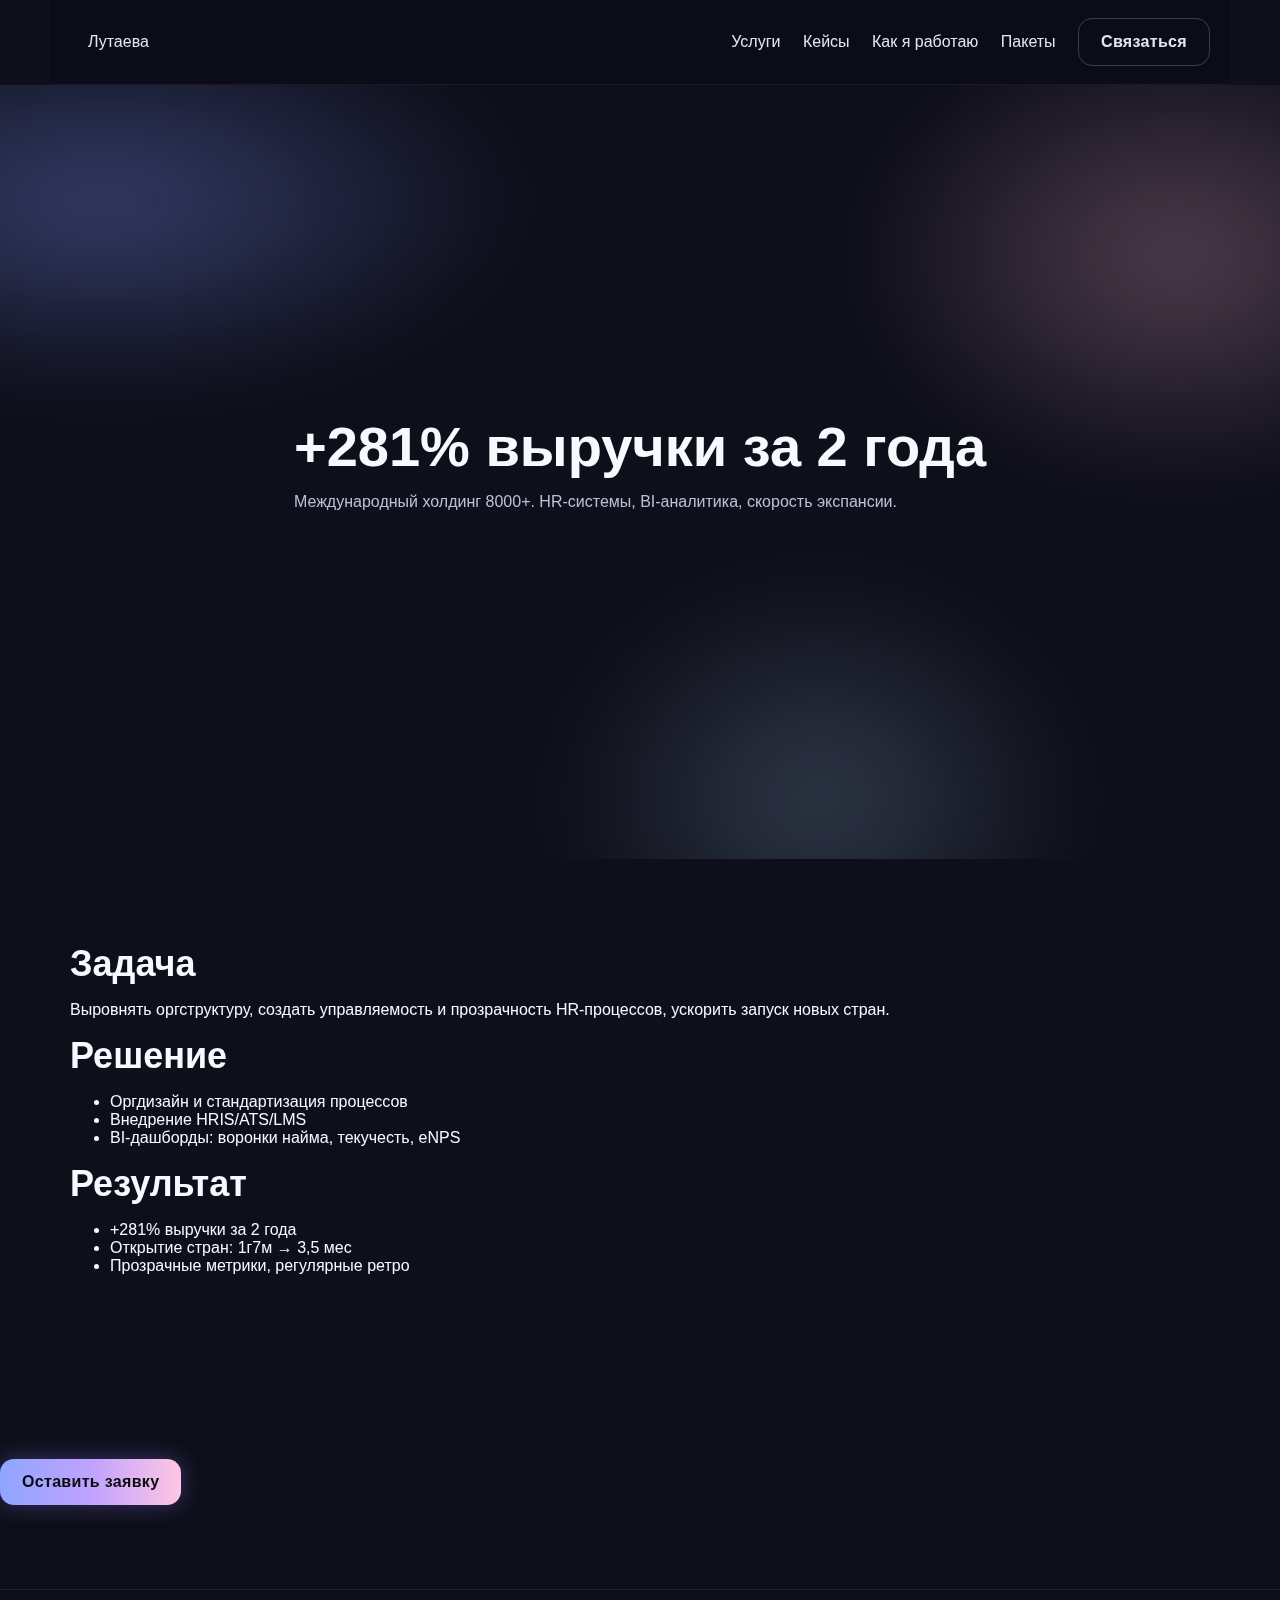
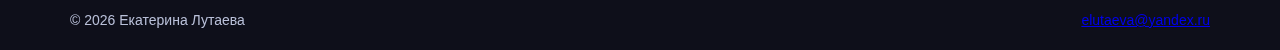
<file: case1.html>
<!DOCTYPE html>
<html lang="ru">
<head>
  <meta charset="utf-8" />
  <meta name="viewport" content="width=device-width, initial-scale=1" />
  <title>Рост выручки на 281% — кейс | Екатерина Лутаева</title>
  <meta name="description" content="+281% выручки за 2 года; ускорение запуска стран; BI-аналитика и HR-системы." />
  <link rel="stylesheet" href="../style.css" />
  <link rel="icon" href="../favicon.png" type="image/png">
</head>
<body>
  <div id="scrollbar"></div>
  <header class="container nav">
    <div class="brand"><a href="../index.html" class="brand-link">Лутаева</a></div>
    <nav aria-label="Навигация">
      <a href="../index.html#services">Услуги</a>
      <a href="../index.html#cases">Кейсы</a>
      <a href="../index.html#process">Как я работаю</a>
      <a href="../index.html#packages">Пакеты</a>
      <a href="../index.html#contact" class="btn btn-ghost">Связаться</a>
    </nav>
  </header>
  <main>

    <section class="section hero case-hero">
      <div class="container">
        <h1 class="center">+281% выручки за 2 года</h1>
        <p class="lead center">Международный холдинг 8000+. HR-системы, BI-аналитика, скорость экспансии.</p>
      </div>
      <div class="neuro-bg" aria-hidden="true"></div>
    </section>

    <section class="section">
      <div class="container">
        <h2>Задача</h2>
        <p>Выровнять оргструктуру, создать управляемость и прозрачность HR-процессов, ускорить запуск новых стран.</p>
        <h2>Решение</h2>
        <ul class="bullets">
          <li>Оргдизайн и стандартизация процессов</li>
          <li>Внедрение HRIS/ATS/LMS</li>
          <li>BI-дашборды: воронки найма, текучесть, eNPS</li>
        </ul>
        <h2>Результат</h2>
        <ul class="bullets">
          <li>+281% выручки за 2 года</li>
          <li>Открытие стран: 1г7м → 3,5 мес</li>
          <li>Прозрачные метрики, регулярные ретро</li>
        </ul>
      </div>
    </section>

    <section class="section center">
      <a href="../index.html#contact" class="btn btn-cta">Оставить заявку</a>
    </section>
  </main>
  <footer class="footer">
    <div class="container">
      <div>© <span id="year"></span> Екатерина Лутаева</div>
      <div class="links">
        <a href="mailto:elutaeva@yandex.ru">elutaeva@yandex.ru</a>
      </div>
    </div>
  </footer>
  <script src="../script.js"></script>
</body>
</html>
</file>
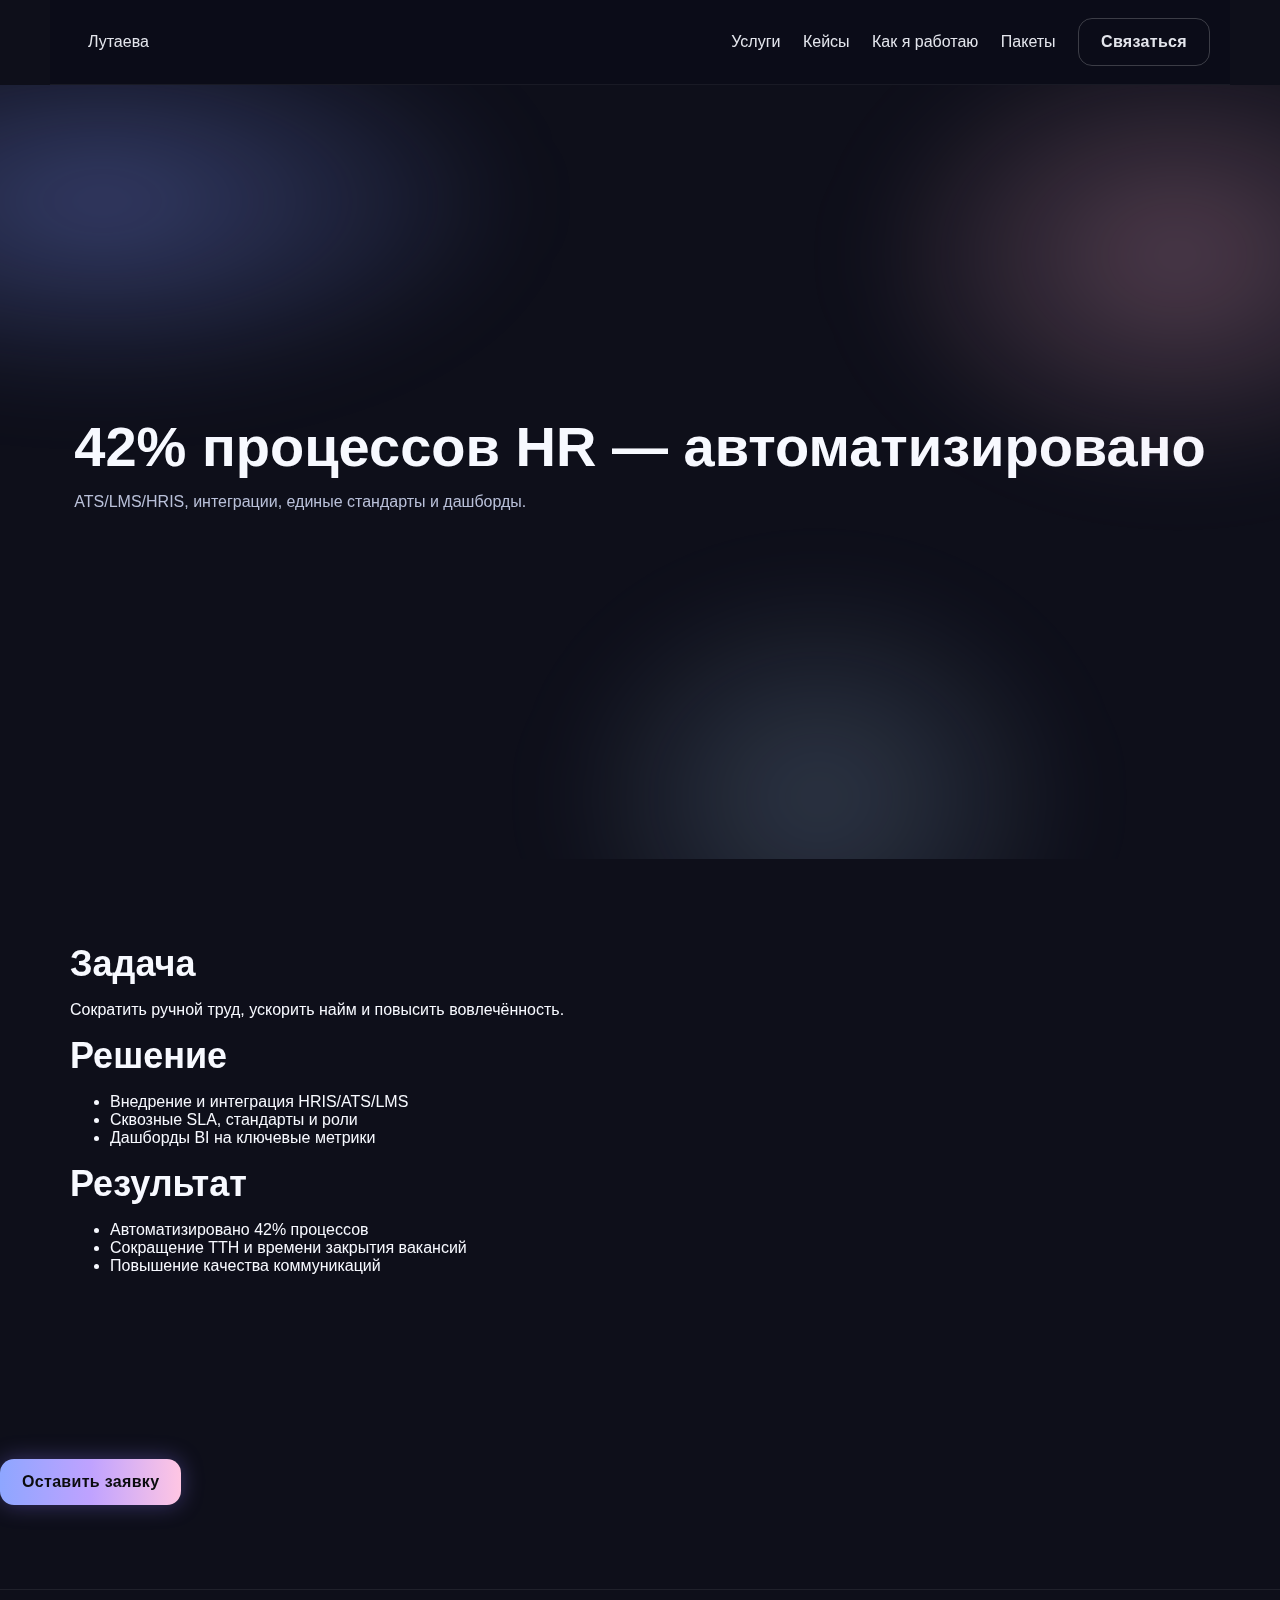
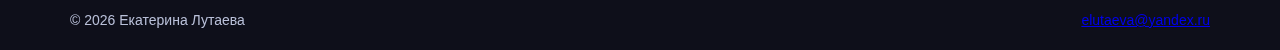
<file: case2.html>
<!DOCTYPE html>
<html lang="ru">
<head>
  <meta charset="utf-8" />
  <meta name="viewport" content="width=device-width, initial-scale=1" />
  <title>Автоматизация HR на 42% — кейс | Екатерина Лутаева</title>
  <meta name="description" content="Автоматизация HR-процессов на 42%; HRIS/ATS/LMS; дашборды BI." />
  <link rel="stylesheet" href="../style.css" />
  <link rel="icon" href="../favicon.png" type="image/png">
</head>
<body>
  <div id="scrollbar"></div>
  <header class="container nav">
    <div class="brand"><a href="../index.html" class="brand-link">Лутаева</a></div>
    <nav aria-label="Навигация">
      <a href="../index.html#services">Услуги</a>
      <a href="../index.html#cases">Кейсы</a>
      <a href="../index.html#process">Как я работаю</a>
      <a href="../index.html#packages">Пакеты</a>
      <a href="../index.html#contact" class="btn btn-ghost">Связаться</a>
    </nav>
  </header>
  <main>

    <section class="section hero case-hero">
      <div class="container">
        <h1 class="center">42% процессов HR — автоматизировано</h1>
        <p class="lead center">ATS/LMS/HRIS, интеграции, единые стандарты и дашборды.</p>
      </div>
      <div class="neuro-bg" aria-hidden="true"></div>
    </section>

    <section class="section">
      <div class="container">
        <h2>Задача</h2>
        <p>Сократить ручной труд, ускорить найм и повысить вовлечённость.</p>
        <h2>Решение</h2>
        <ul class="bullets">
          <li>Внедрение и интеграция HRIS/ATS/LMS</li>
          <li>Сквозные SLA, стандарты и роли</li>
          <li>Дашборды BI на ключевые метрики</li>
        </ul>
        <h2>Результат</h2>
        <ul class="bullets">
          <li>Автоматизировано 42% процессов</li>
          <li>Сокращение TTH и времени закрытия вакансий</li>
          <li>Повышение качества коммуникаций</li>
        </ul>
      </div>
    </section>

    <section class="section center">
      <a href="../index.html#contact" class="btn btn-cta">Оставить заявку</a>
    </section>
  </main>
  <footer class="footer">
    <div class="container">
      <div>© <span id="year"></span> Екатерина Лутаева</div>
      <div class="links">
        <a href="mailto:elutaeva@yandex.ru">elutaeva@yandex.ru</a>
      </div>
    </div>
  </footer>
  <script src="../script.js"></script>
</body>
</html>
</file>
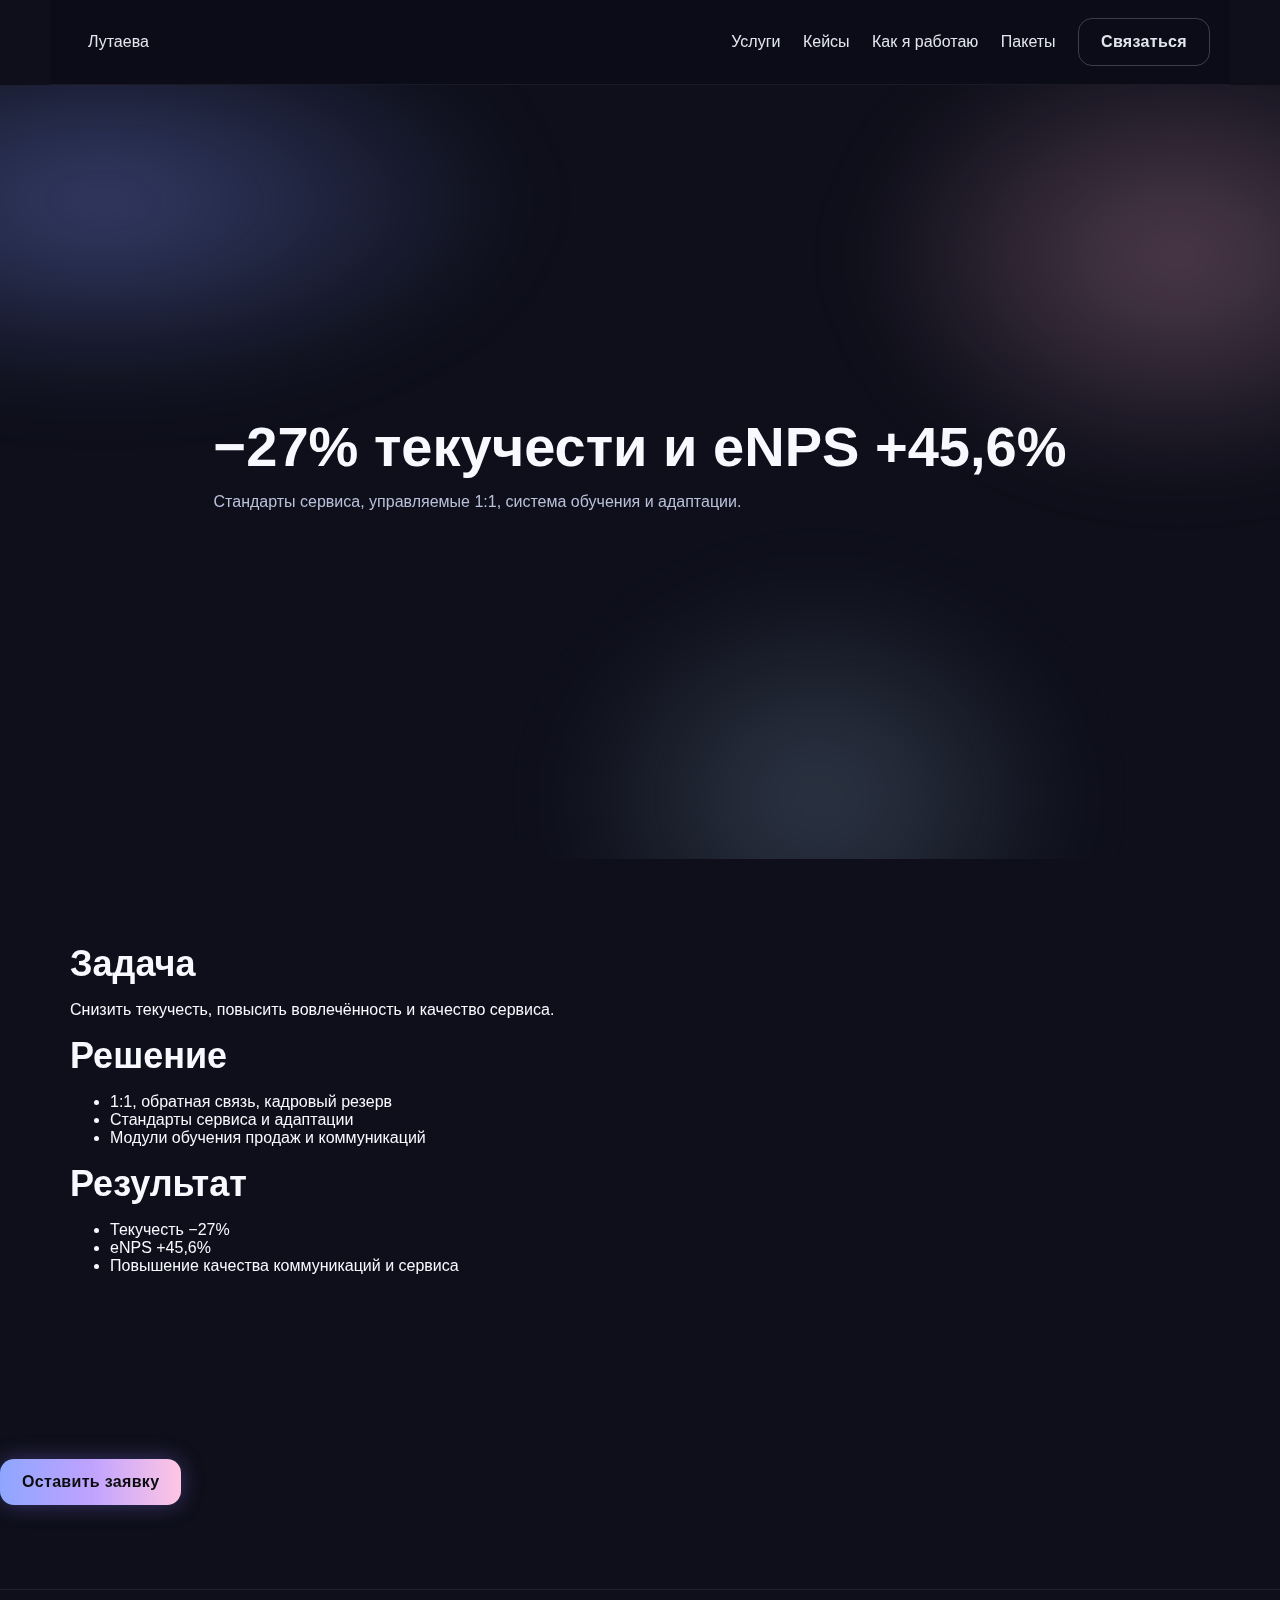
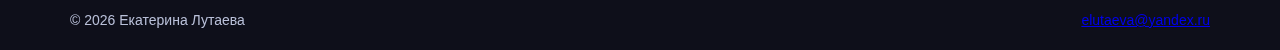
<file: case3.html>
<!DOCTYPE html>
<html lang="ru">
<head>
  <meta charset="utf-8" />
  <meta name="viewport" content="width=device-width, initial-scale=1" />
  <title>Снижение текучести и рост eNPS — кейс | Екатерина Лутаева</title>
  <meta name="description" content="Текучесть −27% и eNPS +45,6%: стандарты сервиса, 1:1, обучение." />
  <link rel="stylesheet" href="../style.css" />
  <link rel="icon" href="../favicon.png" type="image/png">
</head>
<body>
  <div id="scrollbar"></div>
  <header class="container nav">
    <div class="brand"><a href="../index.html" class="brand-link">Лутаева</a></div>
    <nav aria-label="Навигация">
      <a href="../index.html#services">Услуги</a>
      <a href="../index.html#cases">Кейсы</a>
      <a href="../index.html#process">Как я работаю</a>
      <a href="../index.html#packages">Пакеты</a>
      <a href="../index.html#contact" class="btn btn-ghost">Связаться</a>
    </nav>
  </header>
  <main>

    <section class="section hero case-hero">
      <div class="container">
        <h1 class="center">−27% текучести и eNPS +45,6%</h1>
        <p class="lead center">Стандарты сервиса, управляемые 1:1, система обучения и адаптации.</p>
      </div>
      <div class="neuro-bg" aria-hidden="true"></div>
    </section>

    <section class="section">
      <div class="container">
        <h2>Задача</h2>
        <p>Снизить текучесть, повысить вовлечённость и качество сервиса.</p>
        <h2>Решение</h2>
        <ul class="bullets">
          <li>1:1, обратная связь, кадровый резерв</li>
          <li>Стандарты сервиса и адаптации</li>
          <li>Модули обучения продаж и коммуникаций</li>
        </ul>
        <h2>Результат</h2>
        <ul class="bullets">
          <li>Текучесть −27%</li>
          <li>eNPS +45,6%</li>
          <li>Повышение качества коммуникаций и сервиса</li>
        </ul>
      </div>
    </section>

    <section class="section center">
      <a href="../index.html#contact" class="btn btn-cta">Оставить заявку</a>
    </section>
  </main>
  <footer class="footer">
    <div class="container">
      <div>© <span id="year"></span> Екатерина Лутаева</div>
      <div class="links">
        <a href="mailto:elutaeva@yandex.ru">elutaeva@yandex.ru</a>
      </div>
    </div>
  </footer>
  <script src="../script.js"></script>
</body>
</html>
</file>
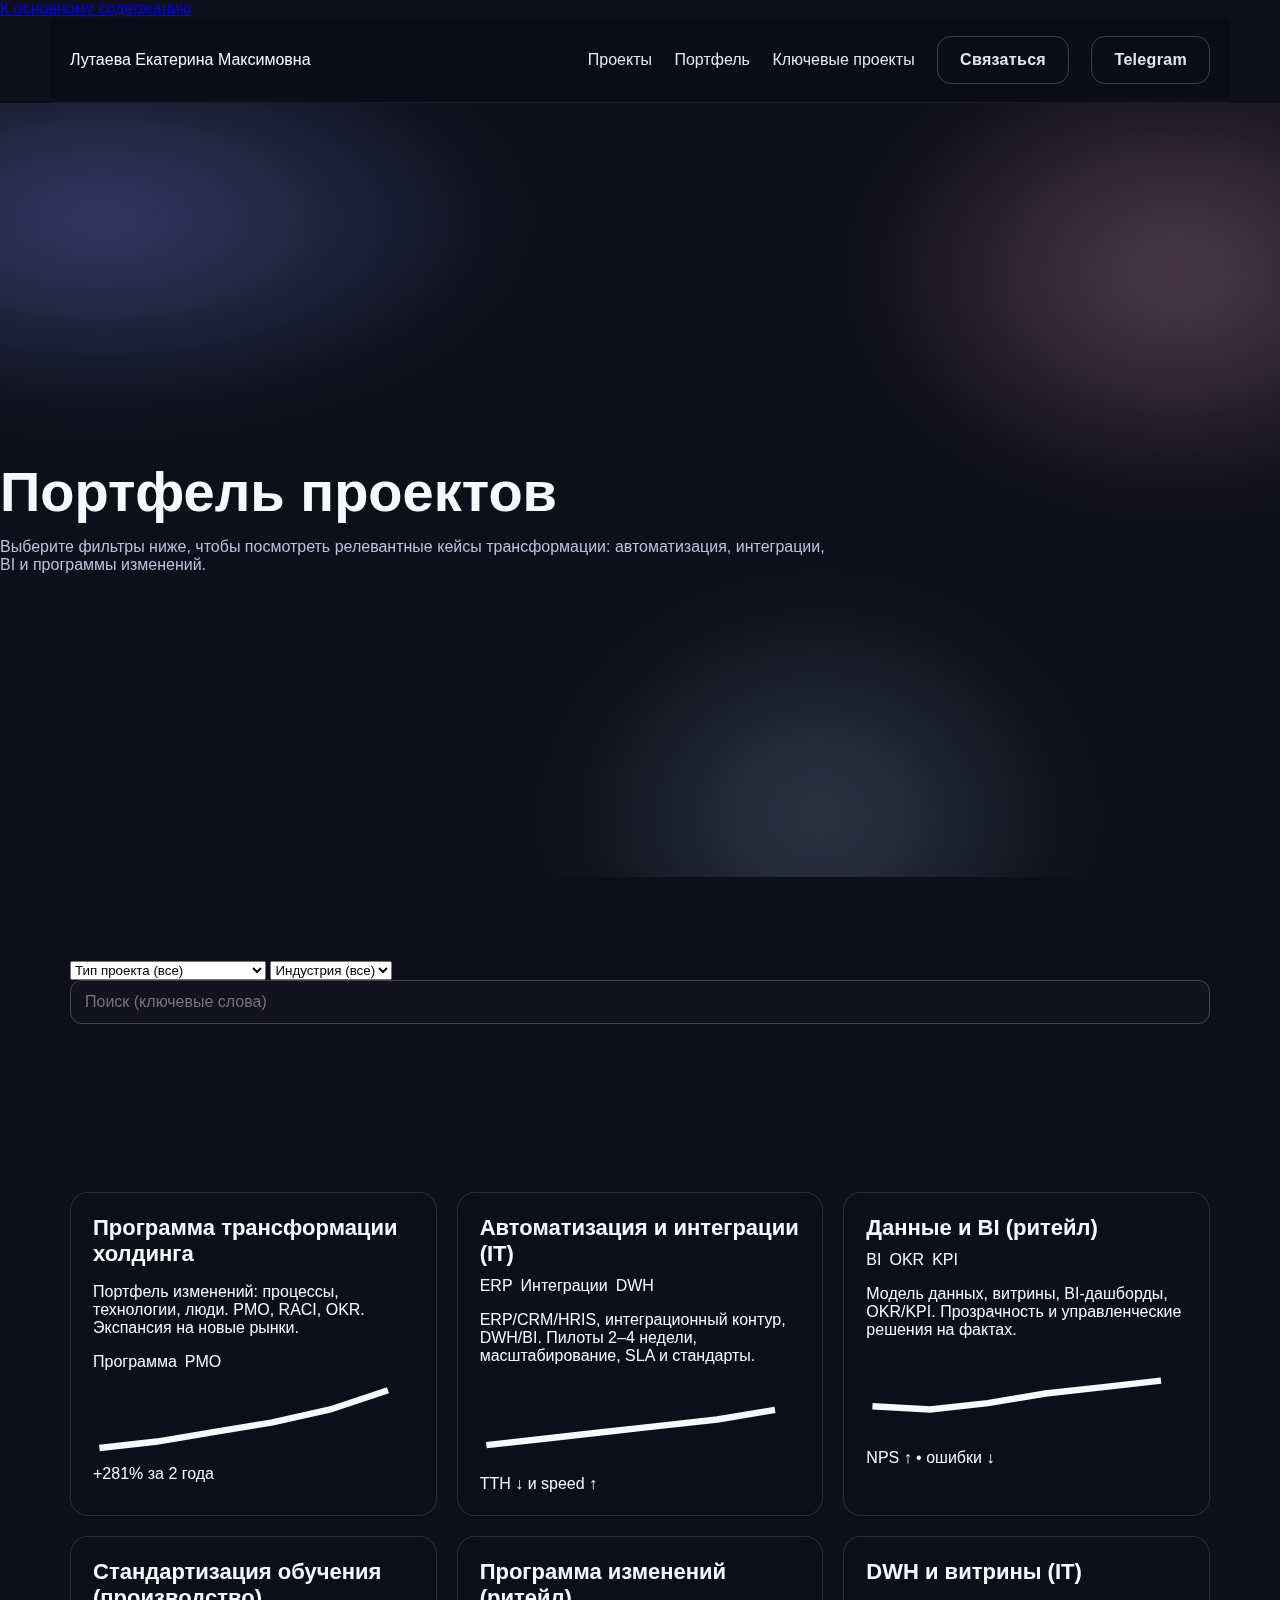
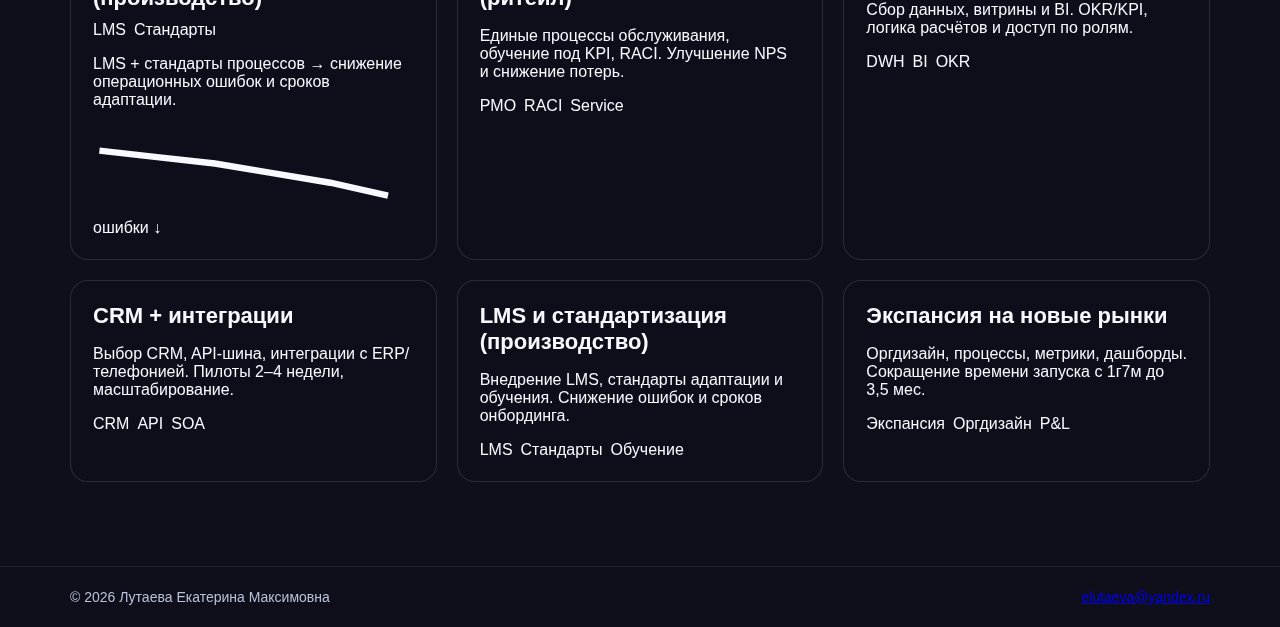
<file: portfolio.html>
<!DOCTYPE html>
<html lang="ru">
<head>
  <meta charset="utf-8" />
  <meta name="viewport" content="width=device-width, initial-scale=1" />
  <title>Портфель проектов — Лутаева Екатерина Максимовна</title>
  <meta name="description" content="Портфель проектов трансформации: автоматизация, интеграции, BI-аналитика, программы изменений. Отбор по типу проекта и индустрии.">
  <link rel="stylesheet" href="style.css" />
  <link rel="icon" href="favicon.png" type="image/png">
</head>
<body>
  <a class="skip-link" href="#main">К основному содержанию</a>
  <div id="scrollbar"></div>
  <header class="container nav">
    <div class="brand">Лутаева Екатерина Максимовна</div>
    <nav aria-label="Основная навигация">
      <a href="index.html#services">Проекты</a>
      <a href="portfolio.html">Портфель</a>
      <a href="index.html#cases">Ключевые проекты</a>
      <a href="index.html#contact" class="btn btn-ghost">Связаться</a>
      <a href="https://t.me/Ekaterina_Lutaeva" target="_blank" rel="noopener" class="btn btn-ghost">Telegram</a>
    </nav>
  </header>

  <main id="main">
    <section class="section hero center" aria-label="Портфель">
      <div class="hero-content">
        <h1>Портфель проектов</h1>
        <p class="lead">Выберите фильтры ниже, чтобы посмотреть релевантные кейсы трансформации: автоматизация, интеграции, BI и программы изменений.</p>
      </div>
      <div class="neuro-bg" aria-hidden="true"></div>
    </section>

    <section class="section" id="filters">
      <div class="container">
        <div class="filters">
          <select id="fType" aria-label="Тип проекта">
            <option value="">Тип проекта (все)</option>
            <option value="transformation">Программа трансформации</option>
            <option value="automation">Автоматизация/интеграции</option>
            <option value="analytics">Данные/BI</option>
          </select>
          <select id="fIndustry" aria-label="Индустрия">
            <option value="">Индустрия (все)</option>
            <option value="it">IT</option>
            <option value="production">Производство</option>
            <option value="retail">Ритейл</option>
            <option value="multi">Мульти‑страна</option>
          </select>
          <input id="fSearch" placeholder="Поиск (ключевые слова)" aria-label="Поиск">
        </div>
      </div>
    </section>

    <section class="section" id="portfolio-list">
      <div class="container">
        <div class="grid cards">
          <!-- Item 1 -->
          <article class="card portfolio-item" data-type="transformation" data-industry="multi" data-text="программа трансформации экспансия страны pmo okr p&l">
            <h3>Программа трансформации холдинга</h3>
            <p>Портфель изменений: процессы, технологии, люди. PMO, RACI, OKR. Экспансия на новые рынки.</p>
            <div class="tags"><span class="tag">Программа</span><span class="tag">PMO</span></div>
            <div class="mini-chart">
              <svg viewBox="0 0 100 28" preserveAspectRatio="none" role="img" aria-label="+281% выручки за 2 года">
                <polyline fill="none" stroke="currentColor" stroke-width="2" points="2,24 20,22 38,19 56,16 74,12 92,6"/>
              </svg>
              <span class="label">+281% за 2 года</span>
            </div>
          </article>

          <!-- Item 2 -->
          <article class="card portfolio-item" data-type="automation" data-industry="it" data-text="erp crm hris интеграции dwh bi пилоты стандарты sla">
            <h3>Автоматизация и интеграции (IT)</h3>
            <div class="tags"><span class="tag">ERP</span><span class="tag">Интеграции</span><span class="tag">DWH</span></div>
            <p>ERP/CRM/HRIS, интеграционный контур, DWH/BI. Пилоты 2–4 недели, масштабирование, SLA и стандарты.</p>
            <div class="mini-chart">
              <svg viewBox="0 0 100 28" preserveAspectRatio="none" role="img" aria-label="Сокращение TTH и времени cikles">
                <polyline fill="none" stroke="currentColor" stroke-width="2" points="2,20 20,18 38,16 56,14 74,12 92,9"/>
              </svg>
              <span class="label">TTH ↓ и speed ↑</span>
            </div>
          </article>

          <!-- Item 3 -->
          <article class="card portfolio-item" data-type="analytics" data-industry="retail" data-text="данные bi витрины okr kpi ретро p&l">
            <h3>Данные и BI (ритейл)</h3>
            <div class="tags"><span class="tag">BI</span><span class="tag">OKR</span><span class="tag">KPI</span></div>
            <p>Модель данных, витрины, BI-дашборды, OKR/KPI. Прозрачность и управленческие решения на фактах.</p>
            <div class="mini-chart">
              <svg viewBox="0 0 100 28" preserveAspectRatio="none" role="img" aria-label="Рост NPS и управляемость">
                <polyline fill="none" stroke="currentColor" stroke-width="2" points="2,16 20,17 38,15 56,12 74,10 92,8"/>
              </svg>
              <span class="label">NPS ↑ • ошибки ↓</span>
            </div>
          </article>

          <!-- Item 4 -->
          <article class="card portfolio-item" data-type="automation" data-industry="production" data-text="lms стандартизация обучения операционные ошибки снижение потерь">
            <h3>Стандартизация обучения (производство)</h3>
            <div class="tags"><span class="tag">LMS</span><span class="tag">Стандарты</span></div>
            <p>LMS + стандарты процессов → снижение операционных ошибок и сроков адаптации.</p>
            <div class="mini-chart">
              <svg viewBox="0 0 100 28" preserveAspectRatio="none" role="img" aria-label="Снижение ошибок">
                <polyline fill="none" stroke="currentColor" stroke-width="2" points="2,8 20,10 38,12 56,15 74,18 92,22"/>
              </svg>
              <span class="label">ошибки ↓</span>
            </div>
          </article>
        
          <!-- Item 5 -->
          <article class="card portfolio-item" data-type="transformation" data-industry="retail" data-text="программа изменений pmo стандарты сервис">
            <h3>Программа изменений (ритейл)</h3>
            <p>Единые процессы обслуживания, обучение под KPI, RACI. Улучшение NPS и снижение потерь.</p>
            <div class="tags"><span class="tag">PMO</span><span class="tag">RACI</span><span class="tag">Service</span></div>
          </article>
          <!-- Item 6 -->
          <article class="card portfolio-item" data-type="analytics" data-industry="it" data-text="dwh витрины sql bi okr kpi">
            <h3>DWH и витрины (IT)</h3>
            <p>Сбор данных, витрины и BI. OKR/KPI, логика расчётов и доступ по ролям.</p>
            <div class="tags"><span class="tag">DWH</span><span class="tag">BI</span><span class="tag">OKR</span></div>
          </article>
          <!-- Item 7 -->
          <article class="card portfolio-item" data-type="automation" data-industry="multi" data-text="crm интеграции api bus soa">
            <h3>CRM + интеграции</h3>
            <p>Выбор CRM, API-шина, интеграции с ERP/телефонией. Пилоты 2–4 недели, масштабирование.</p>
            <div class="tags"><span class="tag">CRM</span><span class="tag">API</span><span class="tag">SOA</span></div>
          </article>
          <!-- Item 8 -->
          <article class="card portfolio-item" data-type="automation" data-industry="production" data-text="lms обучение стандарты адаптация">
            <h3>LMS и стандартизация (производство)</h3>
            <p>Внедрение LMS, стандарты адаптации и обучения. Снижение ошибок и сроков онбординга.</p>
            <div class="tags"><span class="tag">LMS</span><span class="tag">Стандарты</span><span class="tag">Обучение</span></div>
          </article>
          <!-- Item 9 -->
          <article class="card portfolio-item" data-type="transformation" data-industry="multi" data-text="страны экспансия оргдизайн p&amp;l">
            <h3>Экспансия на новые рынки</h3>
            <p>Оргдизайн, процессы, метрики, дашборды. Сокращение времени запуска с 1г7м до 3,5 мес.</p>
            <div class="tags"><span class="tag">Экспансия</span><span class="tag">Оргдизайн</span><span class="tag">P&amp;L</span></div>
          </article>

        </div>
      </div>
    </section>
  </main>

  <footer class="footer">
    <div class="container">
      <div>© <span id="year"></span> Лутаева Екатерина Максимовна</div>
      <div class="links"><a href="mailto:elutaeva@yandex.ru">elutaeva@yandex.ru</a></div>
    </div>
  </footer>

  <script src="script.js"></script>
  <script>
    // Simple filtering by selects and search
    (function(){
      const items=[...document.querySelectorAll('.portfolio-item')];
      const fType=document.getElementById('fType');
      const fIndustry=document.getElementById('fIndustry');
      const fSearch=document.getElementById('fSearch');
      function apply(){
        const t=(fType.value||'').toLowerCase();
        const ind=(fIndustry.value||'').toLowerCase();
        const q=(fSearch.value||'').toLowerCase();
        items.forEach(el=>{
          const mt=el.dataset.type, mi=el.dataset.industry, txt=el.dataset.text;
          const ok=(t===''||mt===t)&&(ind===''||mi===ind)&&(q===''||txt.includes(q));
          el.style.display= ok ? '' : 'none';
        });
      }
      [fType,fIndustry].forEach(s=>s.addEventListener('change', apply));
      fSearch.addEventListener('input', apply);
      apply();
    })();
  </script>
</body>
</html>
</file>
<file: style.css>
:root{--bg:#0E0F1A;--text:#F7F9FF;--muted:#B9C0D9;--accent1:#8EA6FF;--accent2:#BFA2FF;--accent3:#FFC6E3}
*{box-sizing:border-box} html,body{margin:0;background:var(--bg);color:var(--text);font-family:'Open Sans',sans-serif}
h1,h2,h3{font-family:'Montserrat',sans-serif;margin:0 0 .6rem} h1{font-size:clamp(32px,6vw,56px);line-height:1.06;font-weight:800}
h2{font-size:clamp(24px,3.6vw,36px);font-weight:800} h3{font-size:clamp(18px,2.4vw,22px);font-weight:700}
.container{max-width:1180px;margin:0 auto;padding:0 20px} .section{padding:84px 0}
.nav{display:flex;justify-content:space-between;align-items:center;padding:18px 20px;position:sticky;top:0;background:rgba(8,9,14,.35);backdrop-filter:saturate(140%) blur(8px);border-bottom:1px solid rgba(255,255,255,.06);z-index:10}
.nav a{color:#F7F9FF;text-decoration:none;margin-left:18px;opacity:.92}
.hero{min-height:86vh;display:flex;align-items:center;position:relative;overflow:hidden}
.hero .hero-content{position:relative;z-index:1;max-width:840px;padding-top:8vh}
.lead{color:var(--muted)} .cta-row{display:flex;gap:16px;margin:24px 0 8px}
.metrics{display:flex;gap:28px;margin-top:28px;flex-wrap:wrap} .metric small{display:block;color:var(--muted)}
.neuro-bg{position:absolute;inset:-20%;background:
 radial-gradient(40% 30% at 20% 25%, rgba(126,148,255,.35), transparent 60%),
 radial-gradient(30% 35% at 80% 30%, rgba(255,180,210,.28), transparent 60%),
 radial-gradient(25% 35% at 60% 80%, rgba(180,220,255,.2), transparent 60%);
 filter:blur(40px);animation:flow 22s ease-in-out infinite alternate;z-index:0}
@keyframes flow{0%{transform:translate3d(-3%,-2%,0) scale(1)}100%{transform:translate3d(4%,3%,0) scale(1.05)}}
.grid{display:grid;gap:20px} .cards{grid-template-columns:repeat(3,minmax(0,1fr))}
.card{border:1px solid rgba(255,255,255,.12);border-radius:18px;padding:22px;background:rgba(12,13,20,.35);backdrop-filter:saturate(120%) blur(6px)}
.tags{display:flex;gap:8px;padding:0;margin:10px 0 0;list-style:none;flex-wrap:wrap} .tags li{border:1px solid rgba(255,255,255,.18);border-radius:999px;padding:6px 10px;font-size:12px;color:var(--muted)}
.actions{margin-top:14px}
.about{display:grid;grid-template-columns:1.4fr .6fr;gap:28px;align-items:start}
.about-badges{display:grid;gap:10px} .badge{border:1px solid rgba(255,255,255,.18);border-radius:14px;padding:10px 12px;color:var(--muted);text-align:center}
.cta{background:linear-gradient(180deg, rgba(126,148,255,.16), rgba(255,180,210,.12) 60%, transparent);text-align:center}
.form{display:grid;gap:12px} .form .row{display:grid;grid-template-columns:1fr 1fr;gap:12px}
input,textarea{width:100%;border:1px solid rgba(255,255,255,.2);background:rgba(255,255,255,.02);color:#F7F9FF;padding:12px 14px;border-radius:12px;font:inherit}
.btn{display:inline-block;text-decoration:none;border:0;cursor:pointer;border-radius:14px;font-weight:700;letter-spacing:.02em}
.btn-cta{padding:14px 22px;background:linear-gradient(90deg,var(--accent1),var(--accent2),var(--accent3));color:#0B0C0E;box-shadow:0 0 22px rgba(140,120,255,.35)}
.btn-ghost{padding:14px 22px;border:1px solid rgba(255,255,255,.22);color:#F7F9FF;background:transparent}
.footer{border-top:1px solid rgba(255,255,255,.08);padding:22px 0;color:var(--muted);font-size:14px}
.footer .container{display:flex;justify-content:space-between;gap:12px;flex-wrap:wrap}
#scrollbar{position:fixed;top:0;left:0;height:3px;background:linear-gradient(90deg,var(--accent1),var(--accent3));width:0;z-index:999}
@media (max-width:980px){.cards{grid-template-columns:1fr 1fr}.about{grid-template-columns:1fr}}
@media (max-width:640px){.cards{grid-template-columns:1fr} .cta-row{flex-direction:column;align-items:flex-start} .form .row{grid-template-columns:1fr}}
</file>
